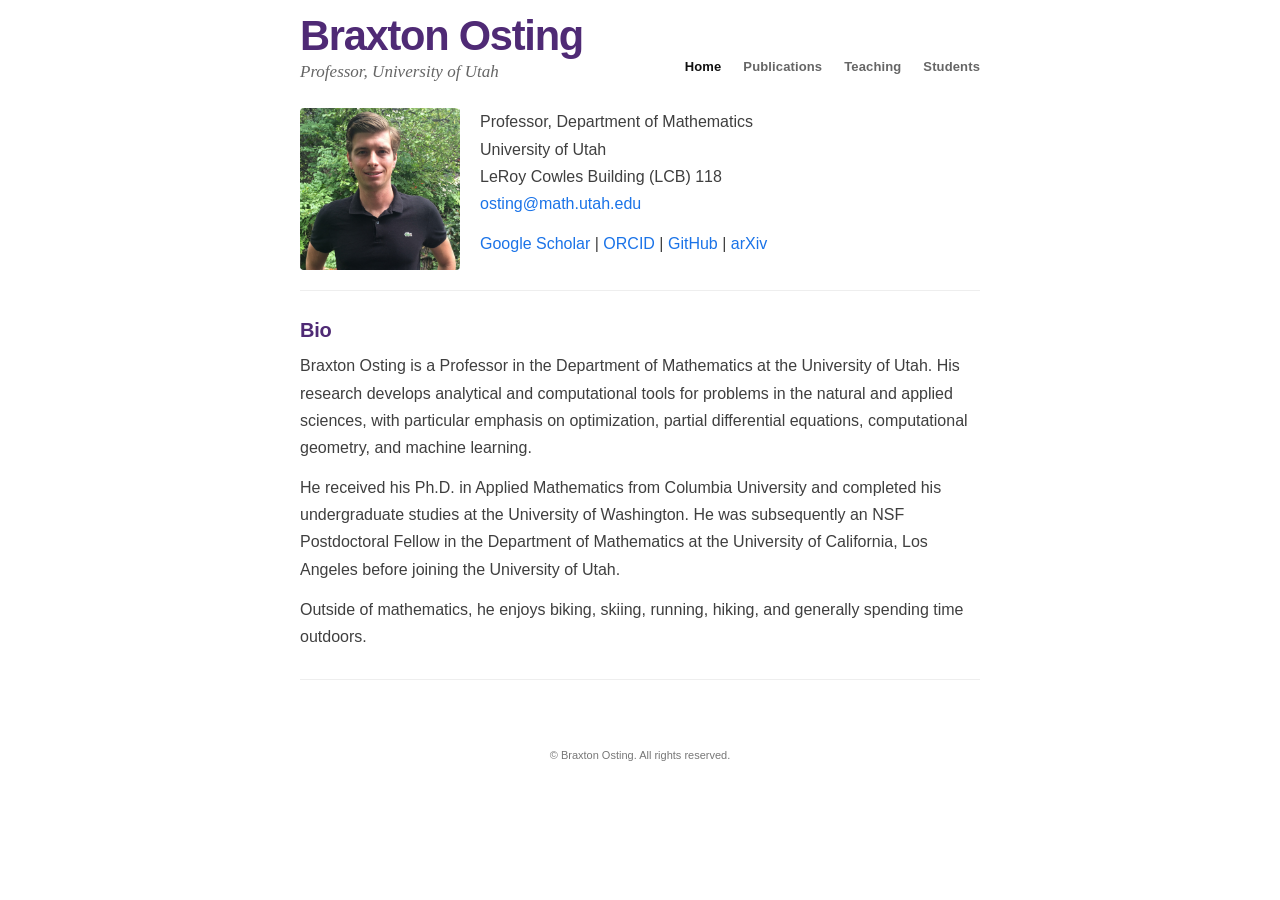
<file: index.html>
<!DOCTYPE html>
<html lang="en">
<head>
<meta charset="utf-8" />
<title>Braxton Osting</title>

<meta name="viewport" content="width=device-width, initial-scale=1" />
<meta name="description" content="Braxton Osting is a Professor of Mathematics at the University of Utah. His research interests include optimization, partial differential equations, computational geometry, and machine learning." />

<link rel="canonical" href="https://braxtonosting.org/" />
<link href="style.css" rel="stylesheet" />

<!-- Google tag (gtag.js) -->
<script async src="https://www.googletagmanager.com/gtag/js?id=G-1E0KVX8L3B"></script>
<script>
window.dataLayer = window.dataLayer || [];
function gtag(){dataLayer.push(arguments);}
gtag('js', new Date());
gtag('config', 'G-1E0KVX8L3B');
</script>

</head>

<body>

<div id="wrapper">

	<!-- Header -->

	<div id="header" class="container">
		<div id="logo">
			<h1><a href="index.html">Braxton Osting</a></h1>
			<p>Professor, University of Utah</p>
		</div>

		<div id="menu">
			<ul>
				<li class="current_page_item"><a href="index.html">Home</a></li>
				<li><a href="pub.html">Publications</a></li>
				<li><a href="teaching.html">Teaching</a></li>
				<li><a href="students.html">Students</a></li>
			</ul>
		</div>
	</div>


	<!-- Page -->

	<div id="page" class="container">
	<div id="content">


	<!-- Top intro (photo + contact) -->

	<div class="post">
	<div class="entry">

	<div class="home-intro">

		<div class="home-photo">
			<img src="pics/braxtonThumb.jpeg"
			     alt="Braxton Osting"
			     class="profile-photo" />
		</div>

		<div class="home-contact">
			<p>
			Professor, Department of Mathematics<br />
			University of Utah<br />
			LeRoy Cowles Building (LCB) 118<br />
			<a href="mailto:osting@math.utah.edu">osting@math.utah.edu</a>
			</p>

			<p>
			<a href="https://scholar.google.com/citations?user=NiE97roAAAAJ&hl=en">Google Scholar</a> |
			<a href="https://orcid.org/0000-0002-4123-9048">ORCID</a> |
			<a href="https://github.com/braxtonosting">GitHub</a> |
			<a href="https://arxiv.org/a/osting_b_1.html">arXiv</a>
			</p>
		</div>

	</div>

	</div>
	</div>


	<!-- Bio -->

	<div class="post">
	<h3 class="title">Bio</h3>

	<div class="entry">

	<p>
	Braxton Osting is a Professor in the Department of Mathematics at the University of Utah. His research develops analytical and computational tools for problems in the natural and applied sciences, with particular emphasis on optimization, partial differential equations, computational geometry, and machine learning.	</p>

	<p>
	He received his Ph.D. in Applied Mathematics from Columbia University and completed his undergraduate studies at the University of Washington. He was subsequently an NSF Postdoctoral Fellow in the Department of Mathematics at the University of California, Los Angeles before joining the University of Utah.	</p>

	<p>
	Outside of mathematics, he enjoys biking, skiing, running, hiking, and generally spending time outdoors.
	</p>

	</div>
	</div>


	</div>
	</div>


</div>


<!-- Footer -->

<div id="footer">
<p>&copy; Braxton Osting. All rights reserved.</p>
</div>


</body>
</html>
</file>
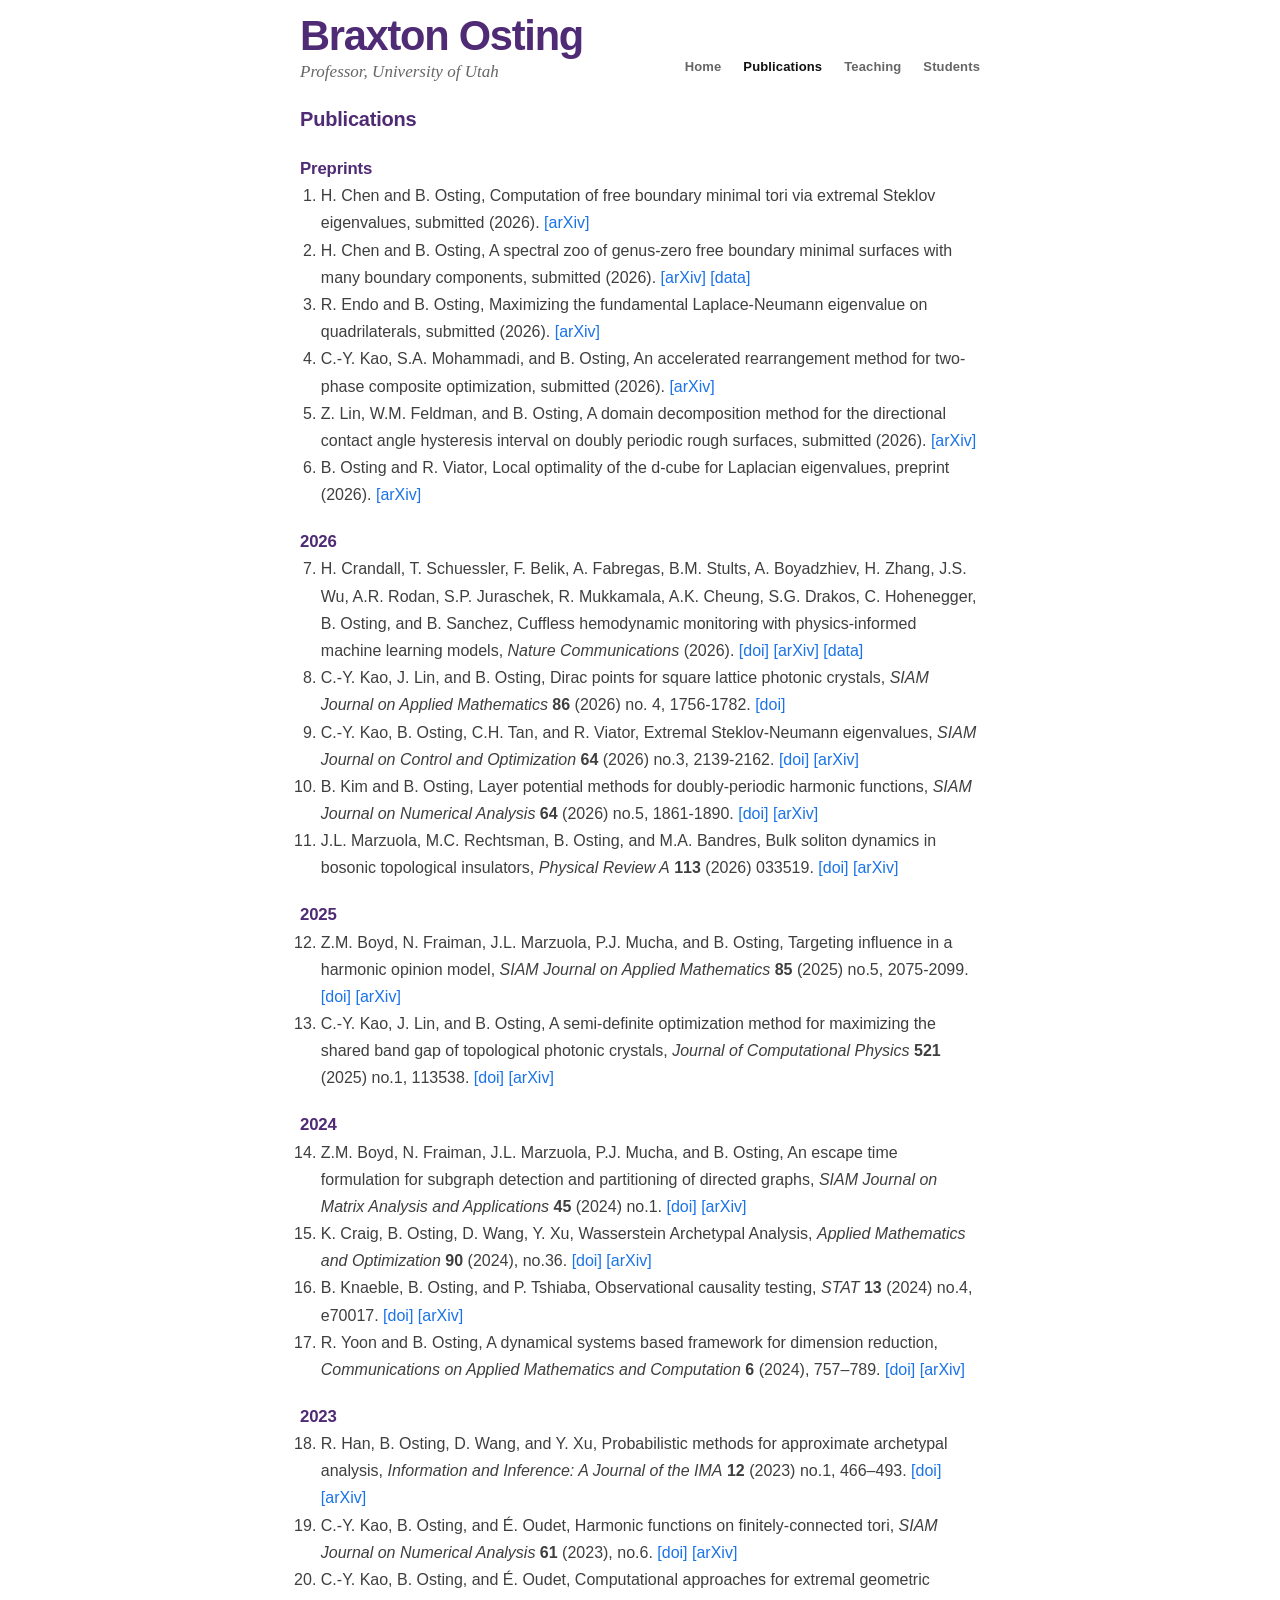
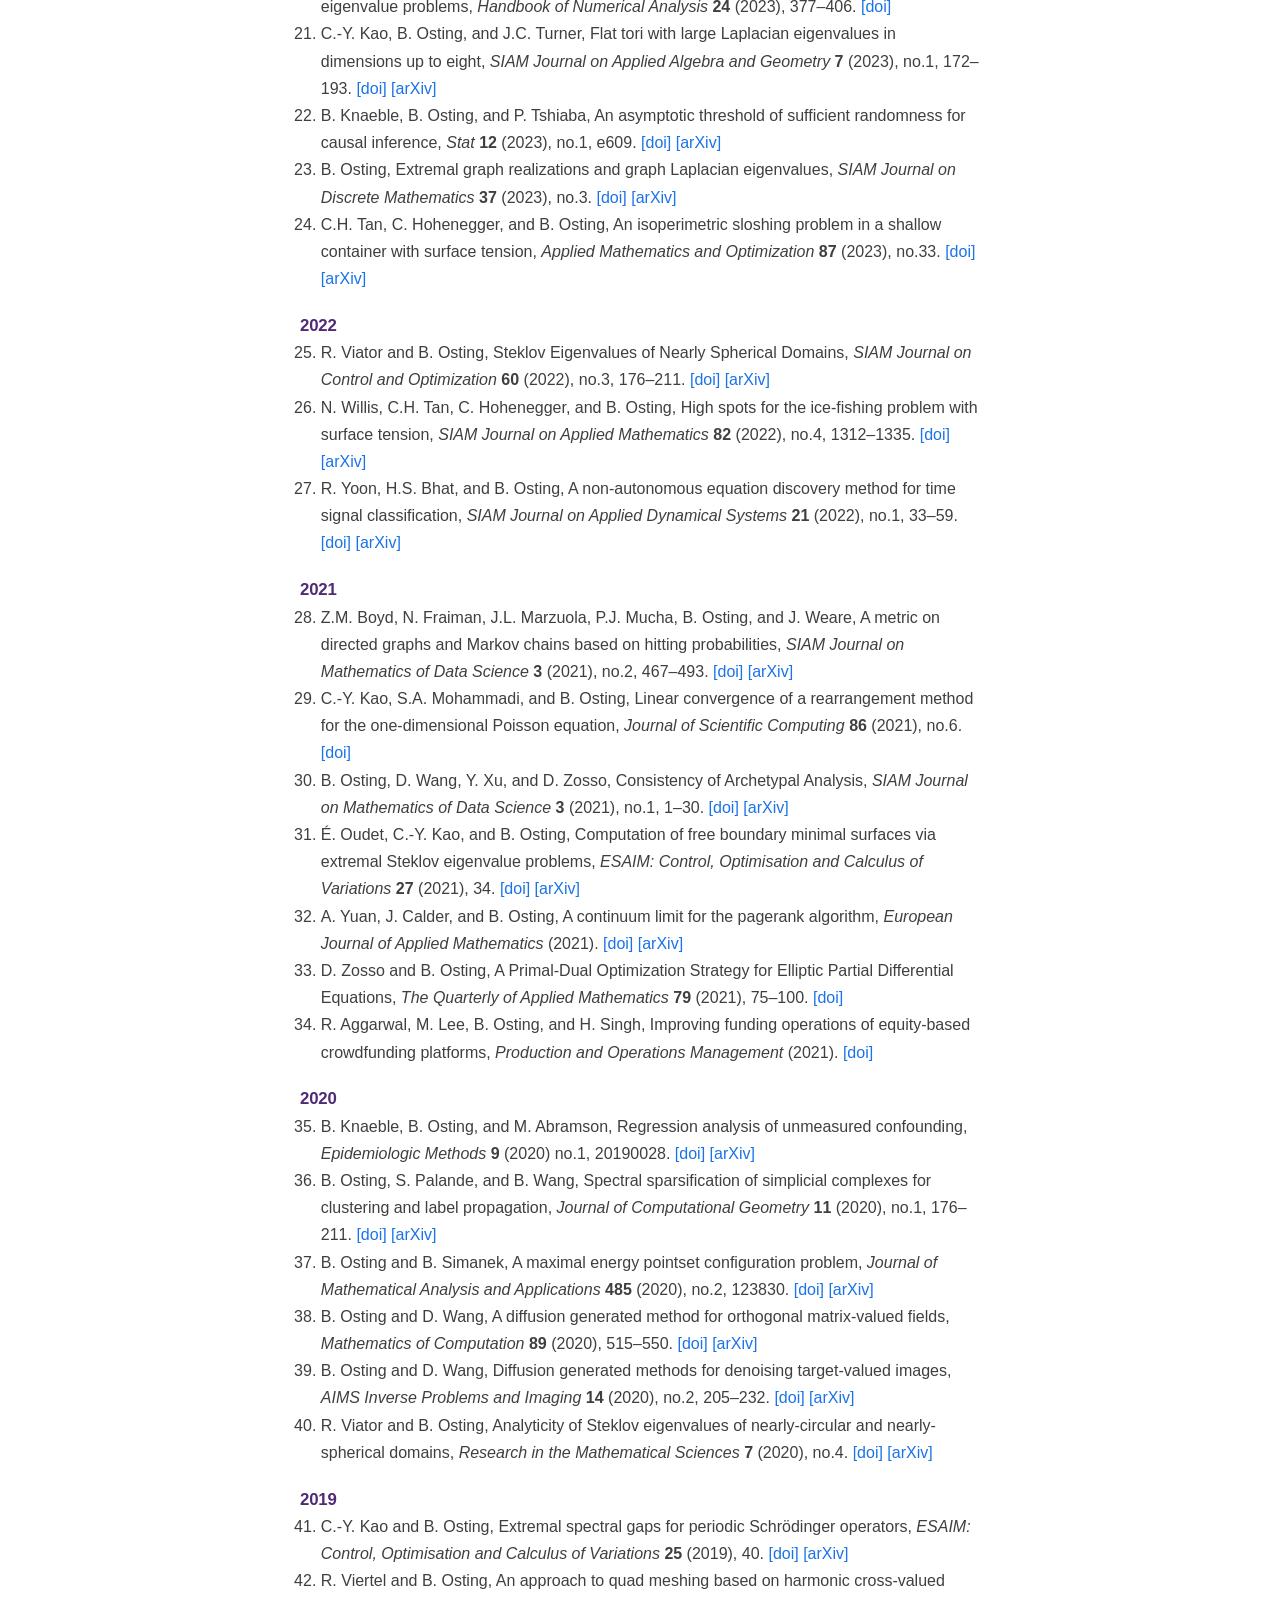
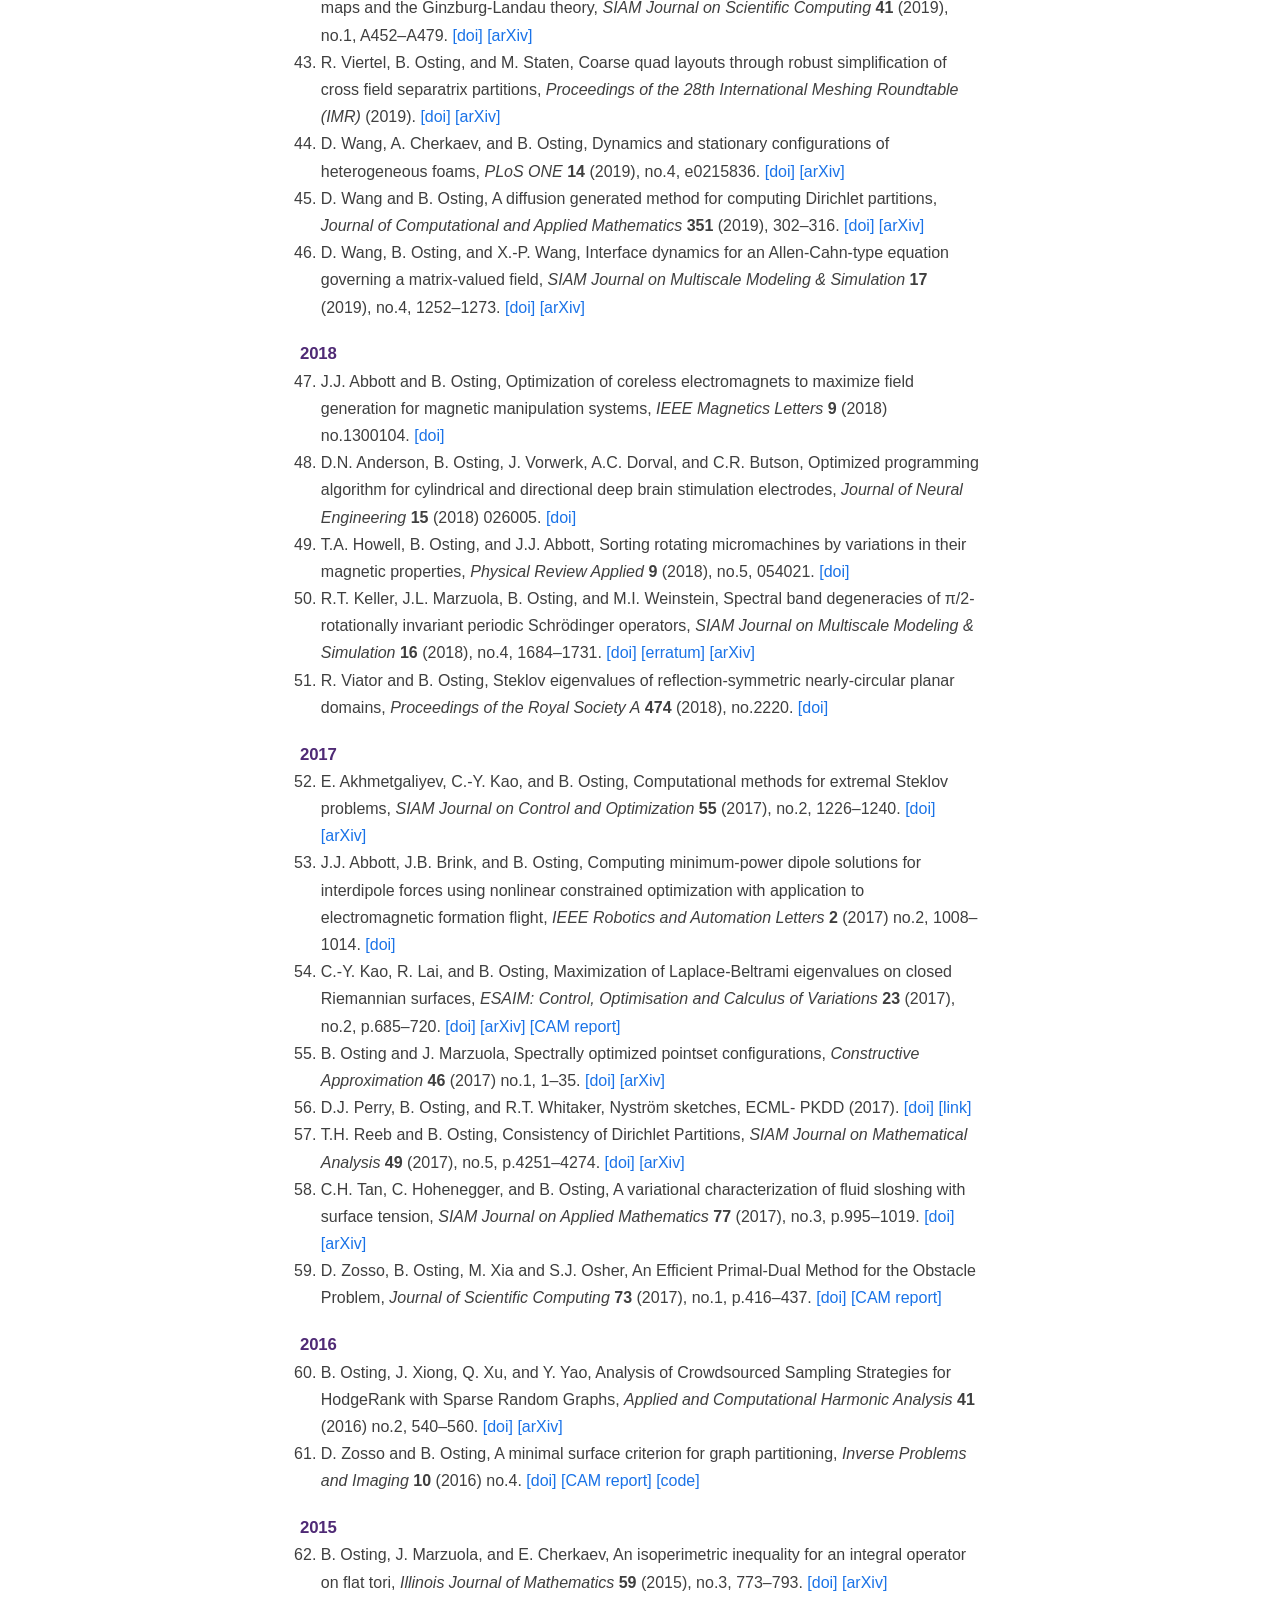
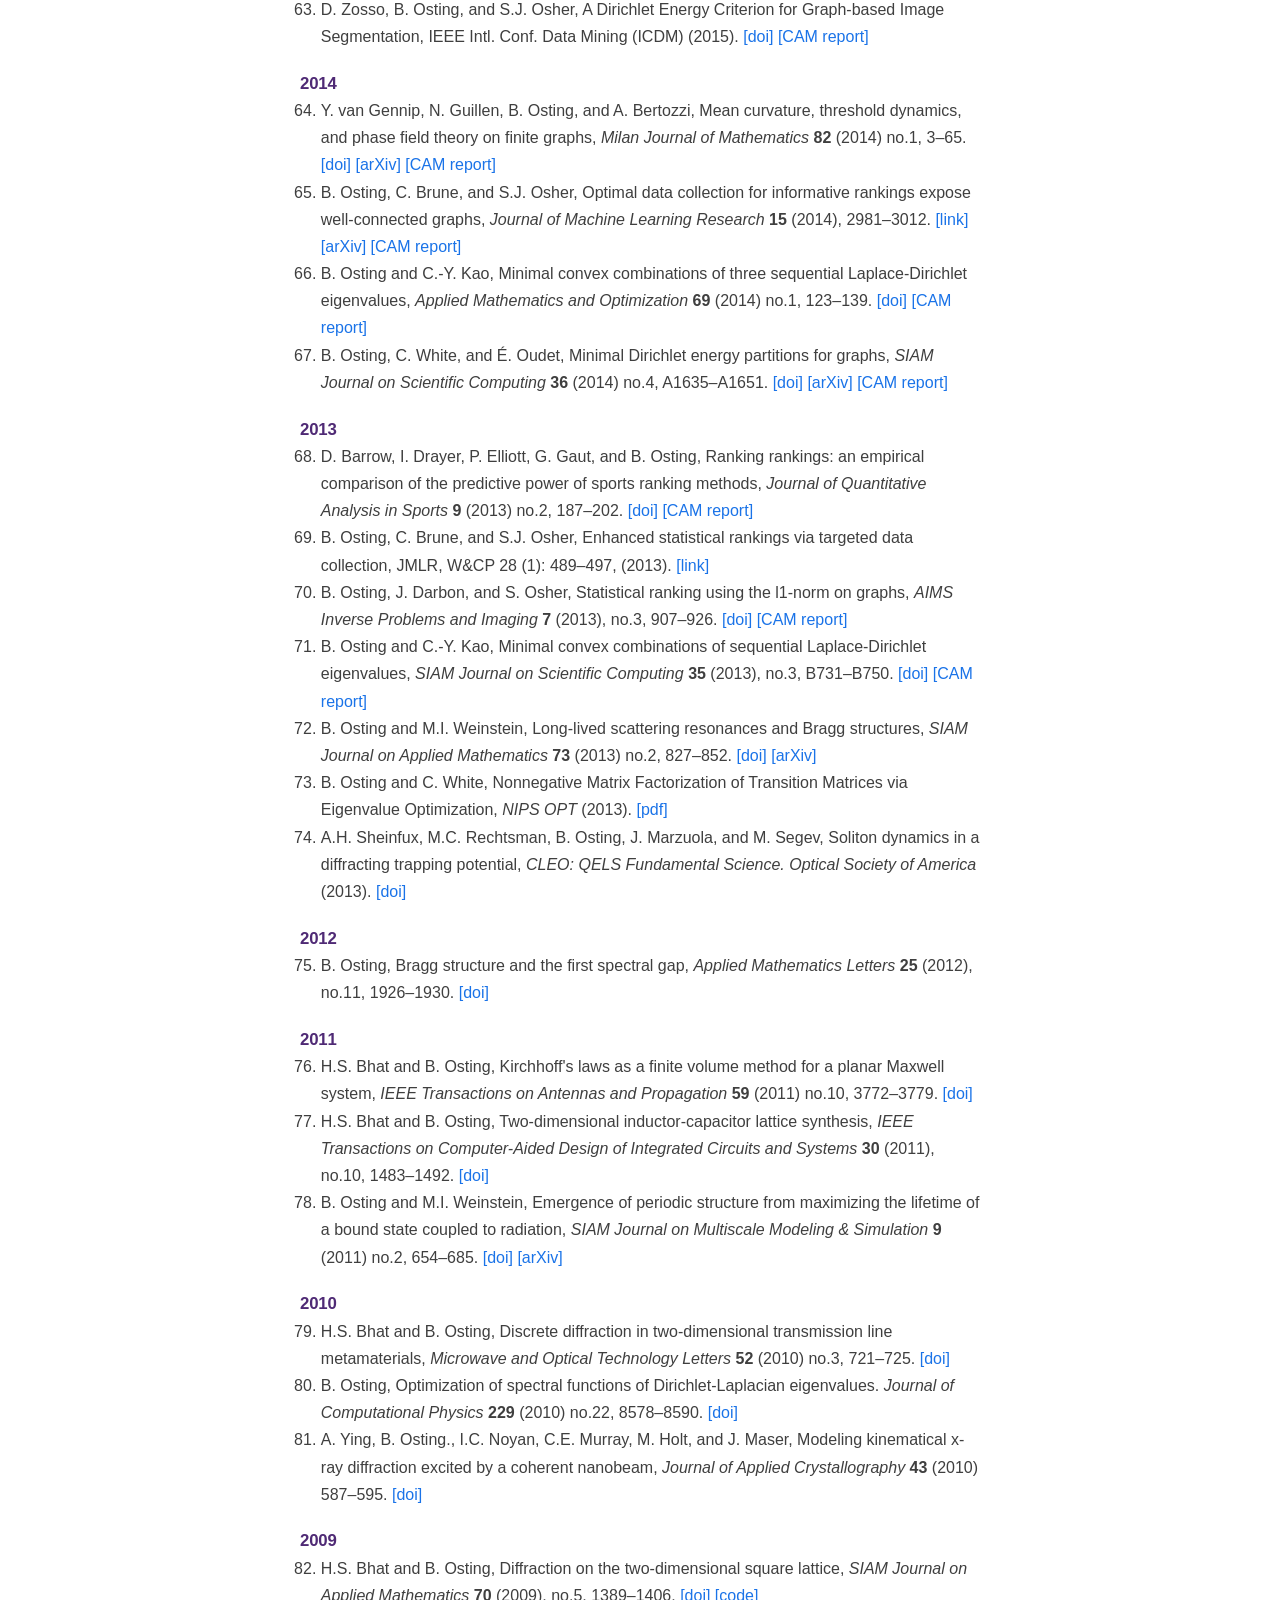
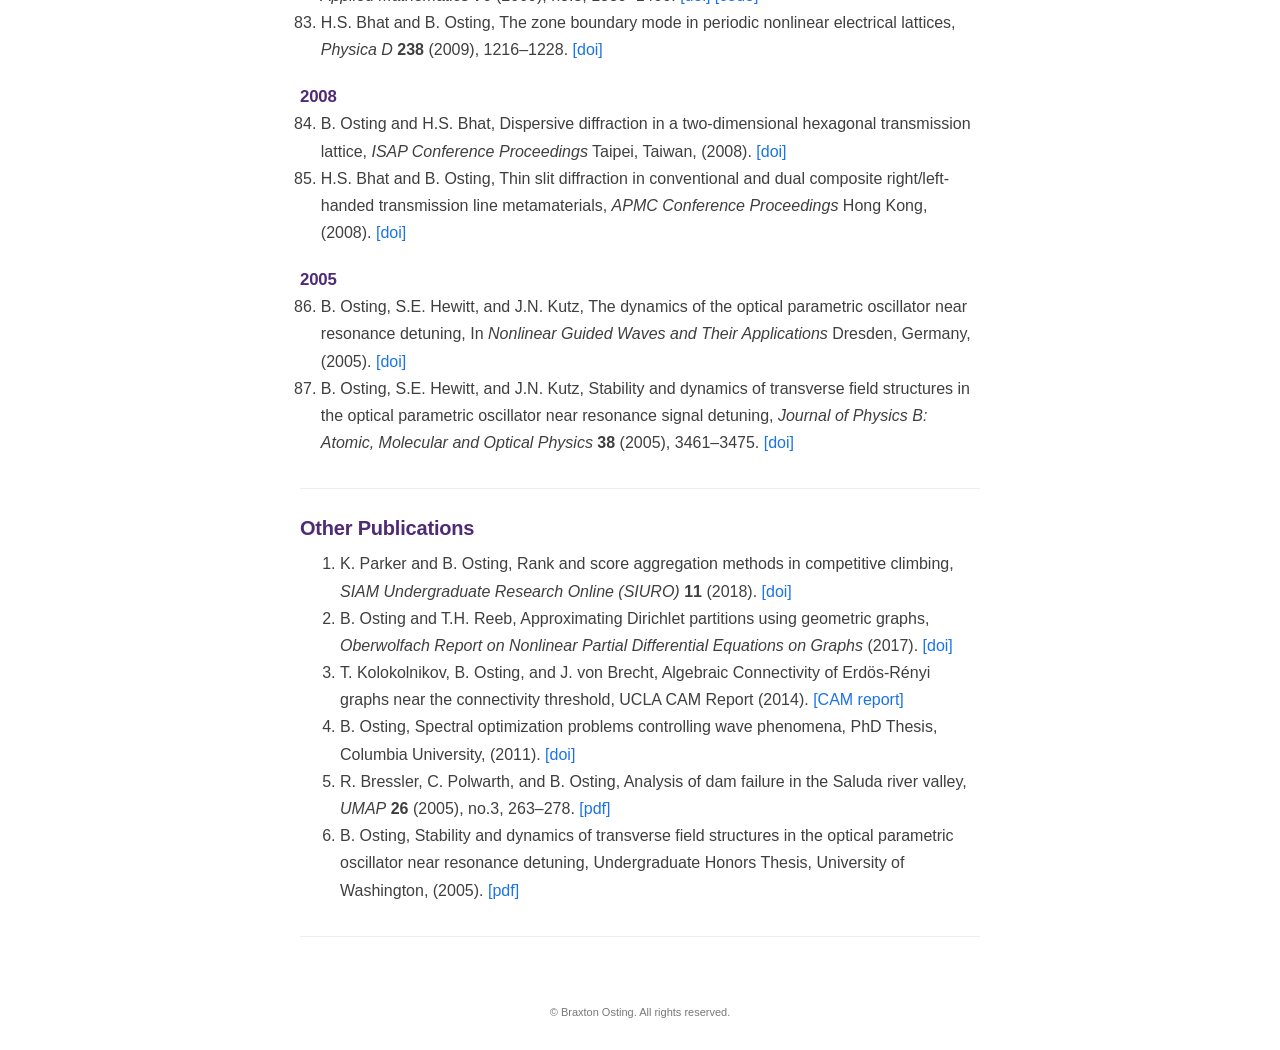
<file: pub.html>
<!DOCTYPE html>
<html lang="en">
<head>
<meta charset="utf-8" />
<meta name="viewport" content="width=device-width, initial-scale=1" />
<meta name="description" content="Publications of Braxton Osting, Professor of Mathematics at the University of Utah." />
<title>Publications | Braxton Osting</title>
<link rel="canonical" href="https://braxtonosting.org/pub.html" />
<link href="style.css" rel="stylesheet" />

<!-- Google tag (gtag.js) -->
<script async src="https://www.googletagmanager.com/gtag/js?id=G-1E0KVX8L3B"></script>
<script>
window.dataLayer = window.dataLayer || [];
function gtag(){dataLayer.push(arguments);}
gtag('js', new Date());
gtag('config', 'G-1E0KVX8L3B');
</script>
</head>

<body>
<div id="wrapper">

	<div id="header" class="container">
		<div id="logo">
			<h1><a href="index.html">Braxton Osting</a></h1>
			<p>Professor, University of Utah</p>
		</div>

		<div id="menu">
			<ul>
				<li><a href="index.html">Home</a></li>
				<li class="current_page_item"><a href="pub.html">Publications</a></li>
				<li><a href="teaching.html">Teaching</a></li>
				<li><a href="students.html">Students</a></li>
			</ul>
		</div>
	</div>

	<div id="page" class="container">
		<div id="content">

			<div class="post">
				<h3 class="title">Publications</h3>
				<div class="entry">

<div class="publications">
	
<!-- preprints -->
<h4>Preprints</h4>

<ol>
<li> 
H. Chen and B. Osting,
Computation of free boundary minimal tori via extremal Steklov eigenvalues,
submitted (2026). 
<a href="https://arxiv.org/abs/2610.25787">[arXiv]</a>
</li>

<li> 
H. Chen and B. Osting,
A spectral zoo of genus-zero free boundary minimal surfaces with many boundary components,
submitted (2026). 
<a href="https://arxiv.org/abs/2611.31936">[arXiv]</a>
<a href="https://github.com/braxtonosting/genus0-fbms-zoo">[data]</a>
</li>

<li>R. Endo and B. Osting, 
Maximizing the fundamental Laplace-Neumann eigenvalue on quadrilaterals, 
submitted (2026). 
<a href="https://arxiv.org/abs/2609.02784">[arXiv]</a>
</li>
	
<li>C.-Y. Kao, S.A. Mohammadi, and B. Osting, 
An accelerated rearrangement method for two-phase composite optimization, 
submitted (2026). 
<a href="https://arxiv.org/abs/2602.21352">[arXiv]</a>	
</li>

<li>Z. Lin, W.M. Feldman, and B. Osting, 
A domain decomposition method for the directional contact angle hysteresis interval on doubly periodic rough surfaces, 
submitted (2026).
<a href="https://arxiv.org/abs/2609.17811">[arXiv]</a>
</li>	

<li>B. Osting and R. Viator, 
Local optimality of the d-cube for Laplacian eigenvalues, 
preprint (2026).
<a href="https://arxiv.org/abs/2610.30463">[arXiv]</a>
</li>	
	
</ol>

<!-- 2026 -->
<h4>2026</h4>
<ol>
<li>H. Crandall, T. Schuessler, F. Belik, 
A. Fabregas, B.M. Stults, A. Boyadzhiev, H. Zhang, J.S. Wu, 
A.R. Rodan, S.P. Juraschek, R. Mukkamala, A.K. Cheung, S.G. Drakos, 
C. Hohenegger, B. Osting, and B. Sanchez, 
Cuffless hemodynamic monitoring with physics-informed machine learning models, 
<i>Nature Communications</i> (2026).
<a href="https://doi.org/10.1038/s41467-026-72693-1">[doi]</a>
<a href="https://arxiv.org/abs/2601.00081">[arXiv]</a>
<a href="https://doi.org/10.13026/zqga-jh51">[data]</a>
</li>
					
<li>C.-Y. Kao, J. Lin, and B. Osting,
Dirac points for square lattice photonic crystals, 
<i>SIAM Journal on Applied Mathematics</i> 
<b>86</b> (2026) no. 4, 1756-1782.
<a href="https://doi.org/10.1137/25M1758052">[doi]</a>
</li>

<li>C.-Y. Kao, B. Osting, C.H. Tan, and R. Viator, 
Extremal Steklov-Neumann eigenvalues, 
<i>SIAM Journal on Control and Optimization</i> 
<b>64</b> (2026) no.3, 2139-2162. 
<a href="https://doi.org/10.1137/25M180069X">[doi]</a>
<a href="https://arxiv.org/abs/2509.15975">[arXiv]</a>
</li>

<li>B. Kim and B. Osting, 
Layer potential methods for doubly-periodic harmonic functions, 
<i>SIAM Journal on Numerical Analysis</i>  
<b>64</b> (2026) no.5, 1861-1890.
<a href="https://doi.org/10.1137/25M1772836">[doi]</a>
<a href="https://arxiv.org/abs/2505.03074">[arXiv]</a>
</li>

<li>J.L. Marzuola, M.C. Rechtsman, B. Osting, and M.A. Bandres,
Bulk soliton dynamics in bosonic topological insulators, 
<i>Physical Review A</i> 
<b>113</b> (2026) 033519.
<a href="https://doi.org/10.1103/xw9f-p2tl">[doi]</a>
<a href="https://arxiv.org/abs/1904.10312">[arXiv]</a>
</li>
</ol>

<!-- 2025 -->
<h4>2025</h4>
<ol>				
<li>Z.M. Boyd, N. Fraiman, J.L. Marzuola, P.J. Mucha, and B. Osting, 
Targeting influence in a harmonic opinion model, 
<i>SIAM Journal on Applied Mathematics</i> 
<b>85</b> (2025) no.5, 2075-2099. 
<a href="https://doi.org/10.1137/24M1697013">[doi]</a>	
<a href="https://arxiv.org/abs/2407.00213">[arXiv]</a>
</li>

<li>C.-Y. Kao, J. Lin, and B. Osting, 
A semi-definite optimization method for maximizing the shared band gap of topological photonic crystals,
<i>Journal of Computational Physics</i> 
<b>521</b> (2025) no.1, 113538. 
<a href="https://doi.org/10.1016/j.jcp.2024.113538">[doi]</a>	
<a href="https://arxiv.org/abs/2407.19699">[arXiv]</a>
</li> 
</ol>

<!-- 2024 -->
<h4>2024</h4>
<ol>				
<li>Z.M. Boyd, N. Fraiman, J.L. Marzuola, P.J. Mucha, and B. Osting, 
An escape time formulation for subgraph detection and partitioning of directed graphs,
<i>SIAM Journal on Matrix Analysis and Applications</i>
<b>45</b> (2024) no.1. 
<a href="https://doi.org/10.1137/23M1553790">[doi]</a>	
<a href="https://arxiv.org/abs/2212.12839">[arXiv]</a>
</li>

<li>K. Craig, B. Osting, D. Wang, Y. Xu, 
Wasserstein Archetypal Analysis, 
<i>Applied Mathematics and Optimization</i> 
<b>90</b> (2024), no.36.
<a href="https://doi.org/10.1007/s00245-024-10175-w">[doi]</a>
<a href="https://arxiv.org/abs/2210.14298">[arXiv]</a>
</li>

<li>B. Knaeble, B. Osting, and P. Tshiaba, 
Observational causality testing, 
<i>STAT</i> 
<b>13</b> (2024) no.4, e70017. 
<a href="https://doi.org/10.1002/sta4.70017">[doi]</a>	
<a href="https://arxiv.org/abs/2309.02621">[arXiv]</a>
</li>

<li>R. Yoon and B. Osting, 
A dynamical systems based framework for dimension reduction, 
<i>Communications on Applied Mathematics and Computation</i> 
<b>6</b> (2024), 757–789. 
<a href="https://doi.org/10.1007/s42967-022-00234-w">[doi]</a>
<a href="https://arxiv.org/abs/2204.08155">[arXiv]</a>
</li>
</ol>
	
<!-- 2023 -->
<h4>2023</h4>						
<ol>
<li>R. Han, B. Osting, D. Wang, and Y. Xu,
Probabilistic methods for approximate archetypal analysis,
<i>Information and Inference: A Journal of the IMA</i> 
<b>12</b> (2023) no.1, 466–493. 
<a href="https://doi.org/10.1093/imaiai/iaac008">[doi]</a>
<a href="https://arxiv.org/abs/2108.05767">[arXiv]</a>
</li>

<li>C.-Y. Kao, B. Osting, and &Eacute;. Oudet, 
Harmonic functions on finitely-connected tori,
<i>SIAM Journal on Numerical Analysis</i> 
<b>61</b> (2023), no.6. 
<a href="https://doi.org/10.1137/23M1569897">[doi]</a>
<a href="https://arxiv.org/abs/2309.12459">[arXiv]</a>
</li>

<li>C.-Y. Kao, B. Osting, and &Eacute;. Oudet, 
Computational approaches for extremal geometric eigenvalue problems, 
<i>Handbook of Numerical Analysis</i> 
<b>24</b> (2023), 377–406.
<a href="https://doi.org/10.1016/bs.hna.2022.08.001">[doi]</a>
</li>


<li>C.-Y. Kao, B. Osting, and J.C. Turner, 
Flat tori with large Laplacian eigenvalues in dimensions up to eight,
<i>SIAM Journal on Applied Algebra and Geometry</i>
<b>7</b> (2023), no.1, 172–193. 
<a href="https://doi.org/10.1137/22M1478823">[doi]</a>
<a href="https://arxiv.org/abs/2202.08351">[arXiv]</a>
</li>

<li>B. Knaeble, B. Osting, and P. Tshiaba, 
An asymptotic threshold of sufficient randomness for causal inference, 
<i>Stat</i> 
<b>12</b> (2023), no.1, e609. 
<a href="https://doi.org/10.1002/sta4.609">[doi]</a> 
<a href="https://arxiv.org/abs/2103.05692">[arXiv]</a> 
</li>

<li>B. Osting, 
Extremal graph realizations and graph Laplacian eigenvalues,
<i>SIAM Journal on Discrete Mathematics</i> 
<b>37</b> (2023), no.3. 
<a href="https://doi.org/10.1137/22M1504421">[doi]</a>
<a href="https://arxiv.org/abs/2206.10010">[arXiv]</a>	
</li>

<li>C.H. Tan, C. Hohenegger, and B. Osting, 
An isoperimetric sloshing problem in a shallow container with surface tension,
<i>Applied Mathematics and Optimization</i> 
<b>87</b> (2023), no.33.
<a href="https://doi.org/10.1007/s00245-022-09936-2">[doi]</a>	
<a href="https://arxiv.org/abs/2111.03766">[arXiv]</a>
</li>
</ol>

<!-- 2022 -->
<h4>2022</h4>
<ol>
<li>R. Viator and B. Osting, 
Steklov Eigenvalues of Nearly Spherical Domains, 
<i>SIAM Journal on Control and Optimization</i> 
<b>60</b> (2022), no.3, 176–211.
<a href="https://doi.org/10.1137/21M1411925">[doi]</a>	
<a href="https://arxiv.org/abs/2104.03380">[arXiv]</a>
</li>

<li>N. Willis, C.H. Tan, C. Hohenegger, and B. Osting, 
High spots for the ice-fishing problem with surface tension, 
<i>SIAM Journal on Applied Mathematics</i>
<b>82</b> (2022), no.4, 1312–1335.
<a href="https://doi.org/10.1137/21M1458879">[doi]</a>	
<a href="https://arxiv.org/abs/2111.10727">[arXiv]</a>
</li>

<li>R. Yoon, H.S. Bhat, and B. Osting, 
A non-autonomous equation discovery method for time signal classification,
<i>SIAM Journal on Applied Dynamical Systems</i> 
<b>21</b> (2022), no.1, 33–59. 
<a href="https://doi.org/10.1137/21M1405216">[doi]</a>
<a href="https://arxiv.org/abs/2011.11096">[arXiv]</a>
</li>
</ol>

<!-- 2021 -->
<h4>2021</h4>
<ol>						
<li>Z.M. Boyd, N. Fraiman, J.L. Marzuola, P.J. Mucha, B. Osting, and J. Weare, 
A metric on directed graphs and Markov chains based on hitting probabilities, 
<i>SIAM Journal on Mathematics of Data Science</i> 
<b>3</b> (2021), no.2, 467–493.
<a href="https://doi.org/10.1137/20M1348315">[doi]</a>	
<a href="https://arxiv.org/abs/2006.14482">[arXiv]</a>
</li>

<li>C.-Y. Kao, S.A. Mohammadi, and B. Osting, 
Linear convergence of a rearrangement method for the one-dimensional Poisson equation, 
<i>Journal of Scientific Computing</i> 
<b>86</b> (2021), no.6.
<a href="https://doi.org/10.1007/s10915-020-01389-5">[doi]</a>
</li>

<li>B. Osting, D. Wang, Y. Xu, and D. Zosso, 
Consistency of Archetypal Analysis,
<i>SIAM Journal on Mathematics of Data Science</i> 
<b>3</b> (2021), no.1, 1–30.
<a href="https://doi.org/10.1137/20M1331792">[doi]</a>	 
<a href="https://arxiv.org/abs/2010.08148">[arXiv]</a>
</li>

<li>&Eacute;. Oudet, C.-Y. Kao, and B. Osting, 
Computation of free boundary minimal surfaces via extremal Steklov eigenvalue problems, 
<i>ESAIM: Control, Optimisation and Calculus of Variations</i> 
<b>27</b> (2021), 34.
<a href="https://doi.org/10.1051/cocv/2021033">[doi]</a>
<a href="https://arxiv.org/abs/2007.15033">[arXiv]</a>
</li>	

<li>A. Yuan, J. Calder, and B. Osting,
A continuum limit for the pagerank algorithm,
<i>European Journal of Applied Mathematics</i> (2021).
<a href="https://doi.org/10.1017/S0956792521000097">[doi]</a>
<a href="https://arxiv.org/abs/2001.08973">[arXiv]</a>
</li>

<li>D. Zosso and B. Osting,
A Primal-Dual Optimization Strategy for Elliptic Partial Differential Equations,
<i>The Quarterly of Applied Mathematics</i> 
<b>79</b> (2021), 75–100.
<a href="https://doi.org/10.1090/qam/1576">[doi]</a>
</li>

<li>R. Aggarwal, M. Lee, B. Osting, and H. Singh,
Improving funding operations of equity-based crowdfunding platforms,
<i>Production and Operations Management</i> (2021).
<a href="https://dx.doi.org/10.1111/poms.13505">[doi]</a>
</li>
</ol>

<!-- 2020 -->
<h4>2020</h4>						
<ol>
<li>B. Knaeble, B. Osting, and M. Abramson,
Regression analysis of unmeasured confounding,
<i>Epidemiologic Methods</i> 
<b>9</b> (2020) no.1, 20190028. 
<a href="https://doi.org/10.1515/em-2019-0028">[doi]</a>
<a href="https://arxiv.org/abs/1908.08596">[arXiv]</a>
</li>

<li>B. Osting, S. Palande, and B. Wang,
Spectral sparsification of simplicial complexes for clustering and label propagation,
<i>Journal of Computational Geometry</i> 
<b>11</b> (2020), no.1, 176–211.
<a href="https://doi.org/10.20382/jocg.v11i1a8">[doi]</a>
<a href="https://arxiv.org/abs/1708.08436">[arXiv]</a>	
</li>

<li>B. Osting and B. Simanek,
A maximal energy pointset configuration problem,
<i>Journal of Mathematical Analysis and Applications</i> 
<b>485</b> (2020), no.2, 123830.
<a href="https://doi.org/10.1016/j.jmaa.2019.123830">[doi]</a>
<a href="https://arxiv.org/abs/1806.07225">[arXiv]</a>
</li>

<li>B. Osting and D. Wang,
A diffusion generated method for orthogonal matrix-valued fields,
<i>Mathematics of Computation</i> 
<b>89</b> (2020), 515–550.
<a href="https://doi.org/10.1090/mcom/3473">[doi]</a>
<a href="https://arxiv.org/abs/1711.01365">[arXiv]</a>
</li>

<li>B. Osting and D. Wang,
Diffusion generated methods for denoising target-valued images,
<i>AIMS Inverse Problems and Imaging</i> 
<b>14</b> (2020), no.2, 205–232. 
<a href="https://doi.org/10.3934/ipi.2020010">[doi]</a>
<a href="https://arxiv.org/abs/1806.06956">[arXiv]</a>
</li>

<li>R. Viator and B. Osting,
Analyticity of Steklov eigenvalues of nearly-circular and nearly-spherical domains,
<i>Research in the Mathematical Sciences</i> 
<b>7</b> (2020), no.4.
<a href="https://doi.org/10.1007/s40687-020-0202-4">[doi]</a>
<a href="https://arxiv.org/abs/1906.05259">[arXiv]</a>
</li>
</ol>

<!-- 2019 -->
<h4>2019</h4>
<ol>
<li>C.-Y. Kao and B. Osting,
Extremal spectral gaps for periodic Schr&ouml;dinger operators,
<i>ESAIM: Control, Optimisation and Calculus of Variations</i> <b>25</b> (2019), 40.
<a href="https://doi.org/10.1051/cocv/2018029">[doi]</a>
<a href="https://arxiv.org/abs/1805.04210">[arXiv]</a>
</li>

<li>R. Viertel and B. Osting,
An approach to quad meshing based on harmonic cross-valued maps and the Ginzburg-Landau theory,
<i>SIAM Journal on Scientific Computing</i> 
<b>41</b> (2019), no.1, A452–A479.
<a href="https://doi.org/10.1137/17M1142703">[doi]</a>
<a href="https://arxiv.org/abs/1708.02316">[arXiv]</a>
</li>

<li>R. Viertel, B. Osting, and M. Staten,
Coarse quad layouts through robust simplification of cross field separatrix partitions,
<i>Proceedings of the 28th International Meshing Roundtable (IMR)</i> (2019).
<a href="https://doi.org/10.5281/zenodo.3653394">[doi]</a>
<a href="https://arxiv.org/abs/1905.09097">[arXiv]</a>
</li>

<li>D. Wang, A. Cherkaev, and B. Osting,
Dynamics and stationary configurations of heterogeneous foams,
<i>PLoS ONE</i> 
<b>14</b> (2019), no.4, e0215836.
<a href="https://doi.org/10.1371/journal.pone.0215836">[doi]</a>
<a href="https://arxiv.org/abs/1811.03570">[arXiv]</a>
</li>

<li>D. Wang and B. Osting,
A diffusion generated method for computing Dirichlet partitions,
<i>Journal of Computational and Applied Mathematics</i> 
<b>351</b> (2019), 302–316.
<a href="https://doi.org/10.1016/j.cam.2018.11.015">[doi]</a>
<a href="https://arxiv.org/abs/1802.02682">[arXiv]</a>
</li>

<li>D. Wang, B. Osting, and X.-P. Wang, 
Interface dynamics for an Allen-Cahn-type equation governing a matrix-valued field,
<i>SIAM Journal on Multiscale Modeling &amp; Simulation</i> 
<b>17</b> (2019), no.4, 1252–1273.
<a href="https://doi.org/10.1137/19M1250595">[doi]</a>
<a href="https://arxiv.org/abs/1906.05985">[arXiv]</a>
</li>
</ol>

<!-- 2018 -->
<h4>2018</h4>
<ol>
<li>J.J. Abbott and B. Osting,
Optimization of coreless electromagnets to maximize field generation for magnetic manipulation systems,
<i>IEEE Magnetics Letters</i> 
<b>9</b> (2018) no.1300104.
<a href="https://doi.org/10.1109/LMAG.2017.2768021">[doi]</a>
</li>

<li>D.N. Anderson, B. Osting, J. Vorwerk, A.C. Dorval, and C.R. Butson,
Optimized programming algorithm for cylindrical and directional deep brain stimulation electrodes,
<i>Journal of Neural Engineering</i> 
<b>15</b> (2018) 026005.
<a href="https://doi.org/10.1088/1741-2552/aaa14b">[doi]</a>
</li>

<li>T.A. Howell, B. Osting, and J.J. Abbott,
Sorting rotating micromachines by variations in their magnetic properties,
<i>Physical Review Applied</i> 
<b>9</b> (2018), no.5, 054021.
<a href="https://doi.org/10.1103/PhysRevApplied.9.054021">[doi]</a>
</li>

<li>R.T. Keller, J.L. Marzuola, B. Osting, and M.I. Weinstein,
Spectral band degeneracies of &pi;/2-rotationally invariant periodic Schr&ouml;dinger operators,
<i>SIAM Journal on Multiscale Modeling &amp; Simulation</i> 
<b>16</b> (2018), no.4, 1684–1731.
<a href="https://doi.org/10.1137/18M1171527">[doi]</a>
<a href="https://doi.org/10.1137/20M1337727">[erratum]</a>
<a href="https://arxiv.org/abs/1802.06812">[arXiv]</a>
</li>

<li>R. Viator and B. Osting,
Steklov eigenvalues of reflection-symmetric nearly-circular planar domains,
<i>Proceedings of the Royal Society A</i> 
<b>474</b> (2018), no.2220.
<a href="https://doi.org/10.1098/rspa.2018.0072">[doi]</a>
</li>
</ol>

<!-- 2017 -->
<h4>2017</h4>
<ol>
<li>E. Akhmetgaliyev, C.-Y. Kao, and B. Osting,
Computational methods for extremal Steklov problems,
<i>SIAM Journal on Control and Optimization</i> 
<b>55</b> (2017), no.2, 1226–1240.
<a href="https://doi.org/10.1137/16M1067263">[doi]</a>
<a href="https://arxiv.org/abs/1601.00605">[arXiv]</a>
</li>


<li>J.J. Abbott, J.B. Brink, and B. Osting,
Computing minimum-power dipole solutions for interdipole forces using nonlinear constrained optimization with application to electromagnetic formation flight,
<i>IEEE Robotics and Automation Letters</i> 
<b>2</b> (2017) no.2, 1008–1014.
<a href="https://doi.org/10.1109/LRA.2017.2658727">[doi]</a>
</li>

 <li>C.-Y. Kao, R. Lai, and B. Osting,
Maximization of Laplace-Beltrami eigenvalues on closed Riemannian surfaces,
<i>ESAIM: Control, Optimisation and Calculus of Variations</i>
<b>23</b> (2017), no.2, p.685–720.
<a href="https://doi.org/10.1051/cocv/2016008">[doi]</a>
<a href="https://arxiv.org/abs/1405.4944">[arXiv]</a>
<a href="https://ww3.math.ucla.edu/camreport/cam14-42.pdf">[CAM report]</a>
</li>

<li>B. Osting and J. Marzuola,
Spectrally optimized pointset configurations,
<i>Constructive Approximation</i> 
<b>46</b> (2017) no.1, 1–35.
<a href="https://doi.org/10.1007/s00365-017-9365-7">[doi]</a>
<a href="https://arxiv.org/abs/1511.01185">[arXiv]</a>
</li>

<li>D.J. Perry, B. Osting, and R.T. Whitaker,
Nystr&ouml;m sketches,
ECML- PKDD (2017).
<a href="https://doi.org/10.1007/978-3-319-71249-9_26">[doi]</a>
<a href="http://ecmlpkdd2017.ijs.si/papers/paperID542.pdf">[link]</a>
</li>

<li>T.H. Reeb and B. Osting,
Consistency of Dirichlet Partitions,
<i>SIAM Journal on Mathematical Analysis</i>
<b>49</b> (2017), no.5, p.4251–4274.
<a href="https://doi.org/10.1137/16M1098309">[doi]</a>
<a href="https://arxiv.org/abs/1708.05472">[arXiv]</a>
</li>

<li>C.H. Tan, C. Hohenegger, and B. Osting,
A variational characterization of fluid sloshing with surface tension,
<i>SIAM Journal on Applied Mathematics</i> 
<b>77</b> (2017), no.3, p.995–1019.
<a href="https://doi.org/10.1137/16M1104330">[doi]</a>
<a href="https://arxiv.org/abs/1706.00142">[arXiv]</a>
</li>

<li>D. Zosso, B. Osting, M. Xia and S.J. Osher,
An Efficient Primal-Dual Method for the Obstacle Problem,
<i>Journal of Scientific Computing</i> 
<b>73</b> (2017), no.1, p.416–437.
<a href="https://doi.org/10.1007/s10915-017-0420-0">[doi]</a>
<a href="https://ww3.math.ucla.edu/camreport/cam15-48.pdf">[CAM report]</a>
</li>
</ol>
	
<!-- 2016 -->
<h4>2016</h4>
<ol>
<li>B. Osting, J. Xiong, Q. Xu, and Y. Yao,
Analysis of Crowdsourced Sampling Strategies for HodgeRank with Sparse Random Graphs,
<i>Applied and Computational Harmonic Analysis</i> 
<b>41</b> (2016) no.2, 540–560.
<a href="https://doi.org/10.1016/j.acha.2016.03.007">[doi]</a>
<a href="https://arxiv.org/abs/1503.00164">[arXiv]</a>
</li>

<li>D. Zosso and B. Osting,
A minimal surface criterion for graph partitioning,
<i>Inverse Problems and Imaging</i> 
<b>10</b> (2016) no.4.
<a href="https://doi.org/10.3934/ipi.2016036">[doi]</a>
<a href="https://ww3.math.ucla.edu/camreport/cam15-42.pdf">[CAM report]</a>
<a href="https://www.mathworks.com/matlabcentral/fileexchange/60142-minimalsurfacepartitioning">[code]</a>
</li>
</ol>

<!-- 2015 -->
<h4>2015</h4>
<ol>
<li>B. Osting, J. Marzuola, and E. Cherkaev,
An isoperimetric inequality for an integral operator on flat tori,
<i>Illinois Journal of Mathematics</i> 
<b>59</b> (2015), no.3, 773–793.
<a href="https://doi.org/10.1215/ijm/1475266407">[doi]</a>
<a href="https://arxiv.org/abs/1510.08410">[arXiv]</a>
</li>

<li>D. Zosso, B. Osting, and S.J. Osher,
	A Dirichlet Energy Criterion for Graph-based Image Segmentation,
	IEEE Intl. Conf. Data Mining (ICDM) (2015).
<a href="https://doi.org/10.1109/ICDMW.2015.112">[doi]</a>
<a href="https://ww3.math.ucla.edu/camreport/cam15-49.pdf">[CAM report]</a>
</li>
</ol>

<!-- 2014 -->
<h4>2014</h4>
<ol>
<li>Y. van Gennip, N. Guillen, B. Osting, and A. Bertozzi,
Mean curvature, threshold dynamics, and phase field theory on finite graphs,
<i>Milan Journal of Mathematics</i>
<b>82</b> (2014) no.1, 3–65.
<a href="https://doi.org/10.1007/s00032-014-0216-8">[doi]</a>
<a href="https://arxiv.org/abs/1307.0045">[arXiv]</a>
<a href="https://ww3.math.ucla.edu/camreport/cam13-42.pdf">[CAM report]</a>
</li>

<li>B. Osting, C. Brune, and S.J. Osher,
Optimal data collection for informative rankings expose well-connected graphs,
<i>Journal of Machine Learning Research</i> 
<b>15</b> (2014), 2981–3012.
<a href="http://www.jmlr.org/papers/v15/osting14a.html">[link]</a>
<a href="https://arxiv.org/abs/1207.6430">[arXiv]</a>
<a href="https://ww3.math.ucla.edu/camreport/cam12-32.pdf">[CAM report]</a>
</li>

<li>B. Osting and C.-Y. Kao,
Minimal convex combinations of three sequential Laplace-Dirichlet eigenvalues, 
<i>Applied Mathematics and Optimization</i> 
<b>69</b> (2014) no.1, 123–139.
<a href="https://doi.org/10.1007/s00245-013-9219-z">[doi]</a>
<a href="https://ww3.math.ucla.edu/camreport/cam12-69.pdf">[CAM report]</a>
</li>

<li>B. Osting, C. White, and &Eacute;. Oudet, 
Minimal Dirichlet energy partitions for graphs, 
<i>SIAM Journal on Scientific Computing</i> 
<b>36</b> (2014) no.4, A1635–A1651.
<a href="https://doi.org/10.1137/130934568">[doi]</a>
<a href="https://arxiv.org/abs/1308.4915">[arXiv]</a>
<a href="https://ww3.math.ucla.edu/camreport/cam13-46.pdf">[CAM report]</a>
</li>
</ol>

<!-- 2013 -->
<h4>2013</h4>
<ol>
<li>D. Barrow, I. Drayer, P. Elliott, G. Gaut, and B. Osting,
Ranking rankings: an empirical comparison of the predictive power of sports ranking methods,
<i>Journal of Quantitative Analysis in Sports</i>
<b>9</b> (2013) no.2, 187–202.
<a href="https://doi.org/10.1515/jqas-2013-0013">[doi]</a>
<a href="https://ww3.math.ucla.edu/camreport/cam13-08.pdf">[CAM report]</a>
</li>

<li>B. Osting, C. Brune, and S.J. Osher,
Enhanced statistical rankings via targeted data collection,
JMLR, W&CP 28 (1): 489–497, (2013).
<a href="https://jmlr.csail.mit.edu/proceedings/papers/v28/osting13.html">[link]</a>
</li>

<li>B. Osting, J. Darbon, and S. Osher,
Statistical ranking using the l1-norm on graphs,
<i>AIMS Inverse Problems and Imaging</i>
<b>7</b> (2013), no.3, 907–926.
<a href="https://doi.org/10.3934/ipi.2013.7.907">[doi]</a>
<a href="https://ww3.math.ucla.edu/camreport/cam12-07.pdf">[CAM report]</a>
</li>

<li>B. Osting and C.-Y. Kao,
Minimal convex combinations of sequential Laplace-Dirichlet eigenvalues,
<i>SIAM Journal on Scientific Computing</i>
<b>35</b> (2013), no.3, B731–B750.
<a href="https://doi.org/10.1137/120881865">[doi]</a>
<a href="https://ww3.math.ucla.edu/camreport/cam12-68.pdf">[CAM report]</a>
</li>

<li>B. Osting and M.I. Weinstein,
Long-lived scattering resonances and Bragg structures,
<i>SIAM Journal on Applied Mathematics</i> 
<b>73</b> (2013) no.2, 827–852.
<a href="https://doi.org/10.1137/110856228">[doi]</a>
<a href="https://arxiv.org/abs/1301.3600">[arXiv]</a>
</li>

<li>B. Osting and C. White, 
Nonnegative Matrix Factorization of Transition Matrices via Eigenvalue Optimization, 
<i>NIPS OPT</i> (2013).
<a href="http://opt.kyb.tuebingen.mpg.de/papers/opt2013_submission_3.pdf">[pdf]</a>
</li>

<li>A.H. Sheinfux, M.C. Rechtsman, B. Osting, J. Marzuola, and M. Segev, 
Soliton dynamics in a diffracting trapping potential,
<i>CLEO: QELS Fundamental Science. Optical Society of America</i> (2013).
<a href="https://doi.org/10.1364/CLEO_QELS.2013.QM3E.7">[doi]</a>
</li>
</ol>

<!-- 2012 -->
<h4>2012</h4>
<ol>
<li>B. Osting,
Bragg structure and the first spectral gap,
<i>Applied Mathematics Letters</i>
<b>25</b> (2012), no.11, 1926–1930.
<a href="https://doi.org/10.1016/j.aml.2012.03.002">[doi]</a>
</li>
</ol>

<!-- 2011 -->
<h4>2011</h4>
<ol>
<li>H.S. Bhat and B. Osting,
Kirchhoff's laws as a finite volume method for a planar Maxwell system,
<i>IEEE Transactions on Antennas and Propagation</i>
<b>59</b> (2011) no.10, 3772–3779.
<a href="https://doi.org/10.1109/TAP.2011.2163787">[doi]</a>
</li>

<li>H.S. Bhat and B. Osting,
Two-dimensional inductor-capacitor lattice synthesis,
<i>IEEE Transactions on Computer-Aided Design of Integrated Circuits and Systems</i>
<b>30</b> (2011), no.10, 1483–1492.
<a href="https://doi.org/10.1109/TCAD.2011.2159605">[doi]</a>
</li>

<li>B. Osting and M.I. Weinstein,
Emergence of periodic structure from maximizing the lifetime of a bound state coupled to radiation,
<i>SIAM Journal on Multiscale Modeling &amp; Simulation</i>
<b>9</b> (2011) no.2, 654–685.
<a href="https://doi.org/10.1137/100813221">[doi]</a>
<a href="https://arxiv.org/abs/1010.5746">[arXiv]</a>
</li>
</ol>

<!-- 2010 -->
<h4>2010</h4>
<ol>
<li>H.S. Bhat and B. Osting,
Discrete diffraction in two-dimensional transmission line metamaterials,
<i>Microwave and Optical Technology Letters</i>
<b>52</b> (2010) no.3, 721–725.
<a href="https://doi.org/10.1002/mop.24991">[doi]</a>
</li>

<li>B. Osting,
Optimization of spectral functions of Dirichlet-Laplacian eigenvalues.
<i>Journal of Computational Physics</i>
<b>229</b> (2010) no.22, 8578–8590.
<a href="https://doi.org/10.1016/j.jcp.2010.07.040">[doi]</a>
</li>

<li>A. Ying, B. Osting., I.C. Noyan, C.E. Murray, M. Holt, and J. Maser,
Modeling kinematical x-ray diffraction excited by a coherent nanobeam,
<i>Journal of Applied Crystallography</i>
<b>43</b> (2010) 587–595.
<a href="https://doi.org/10.1107/S0021889810008459">[doi]</a>
</li>
</ol>

<!-- 2009 -->
<h4>2009</h4>
<ol>
<li>H.S. Bhat and B. Osting,
Diffraction on the two-dimensional square lattice,
<i>SIAM Journal on Applied Mathematics</i>
<b>70</b> (2009), no.5, 1389–1406.
<a href="https://doi.org/10.1137/080735345">[doi]</a>
<a href="https://academiccommons.columbia.edu/catalog/ac:131612">[code]</a>
</li>

<li>H.S. Bhat and B. Osting,
The zone boundary mode in periodic nonlinear electrical lattices,
<i>Physica D</i>
<b>238</b> (2009), 1216–1228.
<a href="https://doi.org/10.1016/j.physd.2009.04.009">[doi]</a>
</li>
</ol>

<!-- 2008 -->
<h4>2008</h4>
<ol>
<li>B. Osting and H.S. Bhat,
Dispersive diffraction in a two-dimensional hexagonal transmission lattice,
<i>ISAP Conference Proceedings</i>
Taipei, Taiwan, (2008).
<a href="https://doi.org/10.34385/proc.35.3B10-3">[doi]</a>
</li>

<li>H.S. Bhat and B. Osting,
Thin slit diffraction in conventional and dual composite right/left-handed transmission line metamaterials,
<i>APMC Conference Proceedings</i>
Hong Kong, (2008).
<a href="https://doi.org/10.1109/APMC.2008.4958670">[doi]</a>
</li>
</ol>

<!-- 2005 -->
<h4>2005</h4>
<ol>
<li>B. Osting, S.E. Hewitt, and J.N. Kutz,
The dynamics of the optical parametric oscillator near resonance detuning,
In <i>Nonlinear Guided Waves and Their Applications</i>
Dresden, Germany, (2005).
<a href="https://doi.org/10.1364/NLGW.2005.WD5">[doi]</a>
</li>

<li>B. Osting, S.E. Hewitt, and J.N. Kutz,
Stability and dynamics of transverse field structures in the optical parametric oscillator near resonance signal detuning,
<i>Journal of Physics B: Atomic, Molecular and Optical Physics</i>
<b>38</b> (2005), 3461–3475.
<a href="https://doi.org/10.1088/0953-4075/38/19/001">[doi]</a>
</li>

</ol>
</div>

				</div>
			</div>

			<div class="post">
				<h3 class="title">Other Publications</h3>
				<div class="entry">
					<ol>

<li>
K. Parker and B. Osting, Rank and score aggregation methods in competitive climbing, 
<i>SIAM Undergraduate Research Online (SIURO)</i> 
<b>11</b> (2018).
<a href="https://doi.org/10.1137/17S01594X">[doi]</a>
</li>

<li>B. Osting and T.H. Reeb, Approximating Dirichlet partitions using geometric graphs, 
<i>Oberwolfach Report on Nonlinear Partial Differential Equations on Graphs</i> (2017).
<a href="https://doi.org/10.4171/OWR/2017/29">[doi]</a>
</li>

<li>T. Kolokolnikov, B. Osting, and J. von Brecht, Algebraic Connectivity of Erd&ouml;s-R&eacute;nyi graphs near the connectivity threshold, UCLA CAM Report (2014).
<a href="https://ww3.math.ucla.edu/camreport/cam16-14.pdf">[CAM report]</a>
</li>

<li>B. Osting,
Spectral optimization problems controlling wave phenomena,
PhD Thesis, Columbia University, (2011).
<a href="https://doi.org/10.7916/D8SX6M6W">[doi]</a>
</li>

<li>R. Bressler, C. Polwarth, and B. Osting,
Analysis of dam failure in the Saluda river valley,
<i>UMAP</i>
<b>26</b> (2005), no.3, 263–278.
<a href="pub/BrPoOs2005.pdf">[pdf]</a>
</li>

<li>B. Osting,
Stability and dynamics of transverse field structures in the optical parametric oscillator near resonance detuning,
Undergraduate Honors Thesis, University of Washington, (2005).
<a href="pub/Osting_undergrad_thesis.pdf">[pdf]</a>
</li>

					</ol>
				</div>
			</div>

		</div>
	</div>
</div>

<div id="footer">
	<p>&copy; Braxton Osting. All rights reserved.</p>
</div>
</body>
</html>
</file>
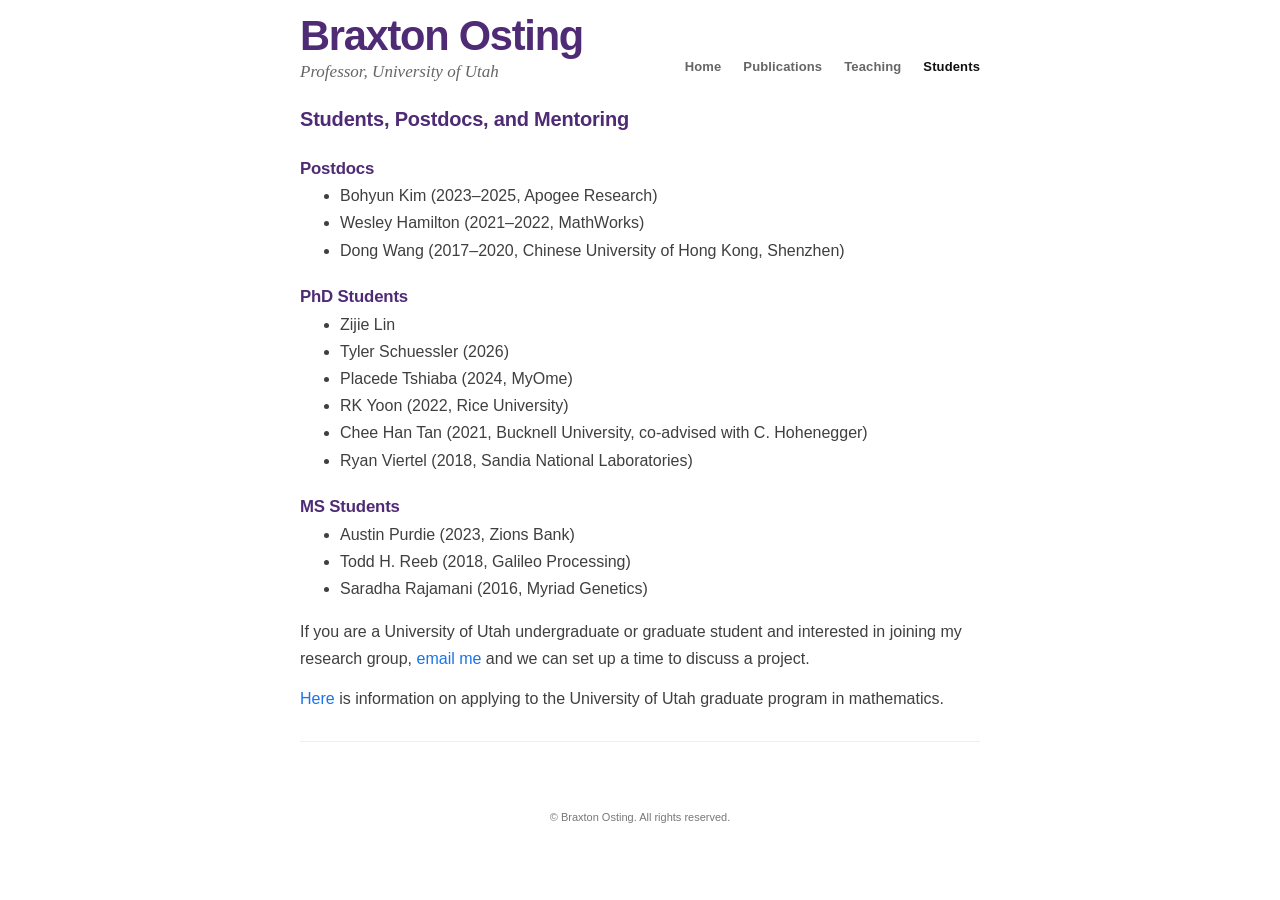
<file: students.html>
<!DOCTYPE html>
<html lang="en">
<head>
<meta charset="utf-8" />
<meta name="viewport" content="width=device-width, initial-scale=1" />
<meta name="description" content="Students, postdocs, and mentoring information for Braxton Osting, Professor of Mathematics at the University of Utah." />
<title>Students | Braxton Osting</title>
<link rel="canonical" href="https://braxtonosting.org/students.html" />
<link href="style.css" rel="stylesheet" />

<!-- Google tag (gtag.js) -->
<script async src="https://www.googletagmanager.com/gtag/js?id=G-1E0KVX8L3B"></script>
<script>
window.dataLayer = window.dataLayer || [];
function gtag(){dataLayer.push(arguments);}
gtag('js', new Date());
gtag('config', 'G-1E0KVX8L3B');
</script>
</head>

<body>
<div id="wrapper">

	<div id="header" class="container">
		<div id="logo">
			<h1><a href="index.html">Braxton Osting</a></h1>
			<p>Professor, University of Utah</p>
		</div>

		<div id="menu">
			<ul>
				<li><a href="index.html">Home</a></li>
				<li><a href="pub.html">Publications</a></li>
				<li><a href="teaching.html">Teaching</a></li>
				<li class="current_page_item"><a href="students.html">Students</a></li>
			</ul>
		</div>
	</div>

	<div id="page" class="container">
		<div id="content">

			<div class="post">
				<h3 class="title">Students, Postdocs, and Mentoring</h3>
				<div class="entry">

				    <h4>Postdocs</h4>					
					<ul>
						<li>Bohyun Kim (2023–2025, Apogee Research)</li>
						<li>Wesley Hamilton (2021–2022, MathWorks)</li>
						<li>Dong Wang (2017–2020, Chinese University of Hong Kong, Shenzhen)</li>
					</ul>

					
					<h4>PhD Students</h4>
					<ul>
						<li>Zijie Lin</li>
						<li>Tyler Schuessler (2026)</li>
						<li>Placede Tshiaba (2024, MyOme)</li>
						<li>RK Yoon (2022, Rice University)</li>
						<li>Chee Han Tan (2021, Bucknell University, co-advised with C. Hohenegger)</li>
						<li>Ryan Viertel (2018, Sandia National Laboratories)</li>
					</ul>
					<h4>MS Students</h4>
					<ul>
						<li>Austin Purdie (2023, Zions Bank)</li>
						<li>Todd H. Reeb (2018, Galileo Processing)</li>
						<li>Saradha Rajamani (2016, Myriad Genetics)</li>
					</ul>

					<p>
					If you are a University of Utah undergraduate or graduate student and interested in joining my research group, <a href="mailto:osting@math.utah.edu">email me</a> and we can set up a time to discuss a project.
					</p>

					<p>
					<a href="https://www.math.utah.edu/graduate/index.php">Here</a> is information on applying to the University of Utah graduate program in mathematics.
					</p>

				</div>
			</div>

		</div>
	</div>
</div>

<div id="footer">
	<p>&copy; Braxton Osting. All rights reserved.</p>
</div>
</body>
</html>
</file>
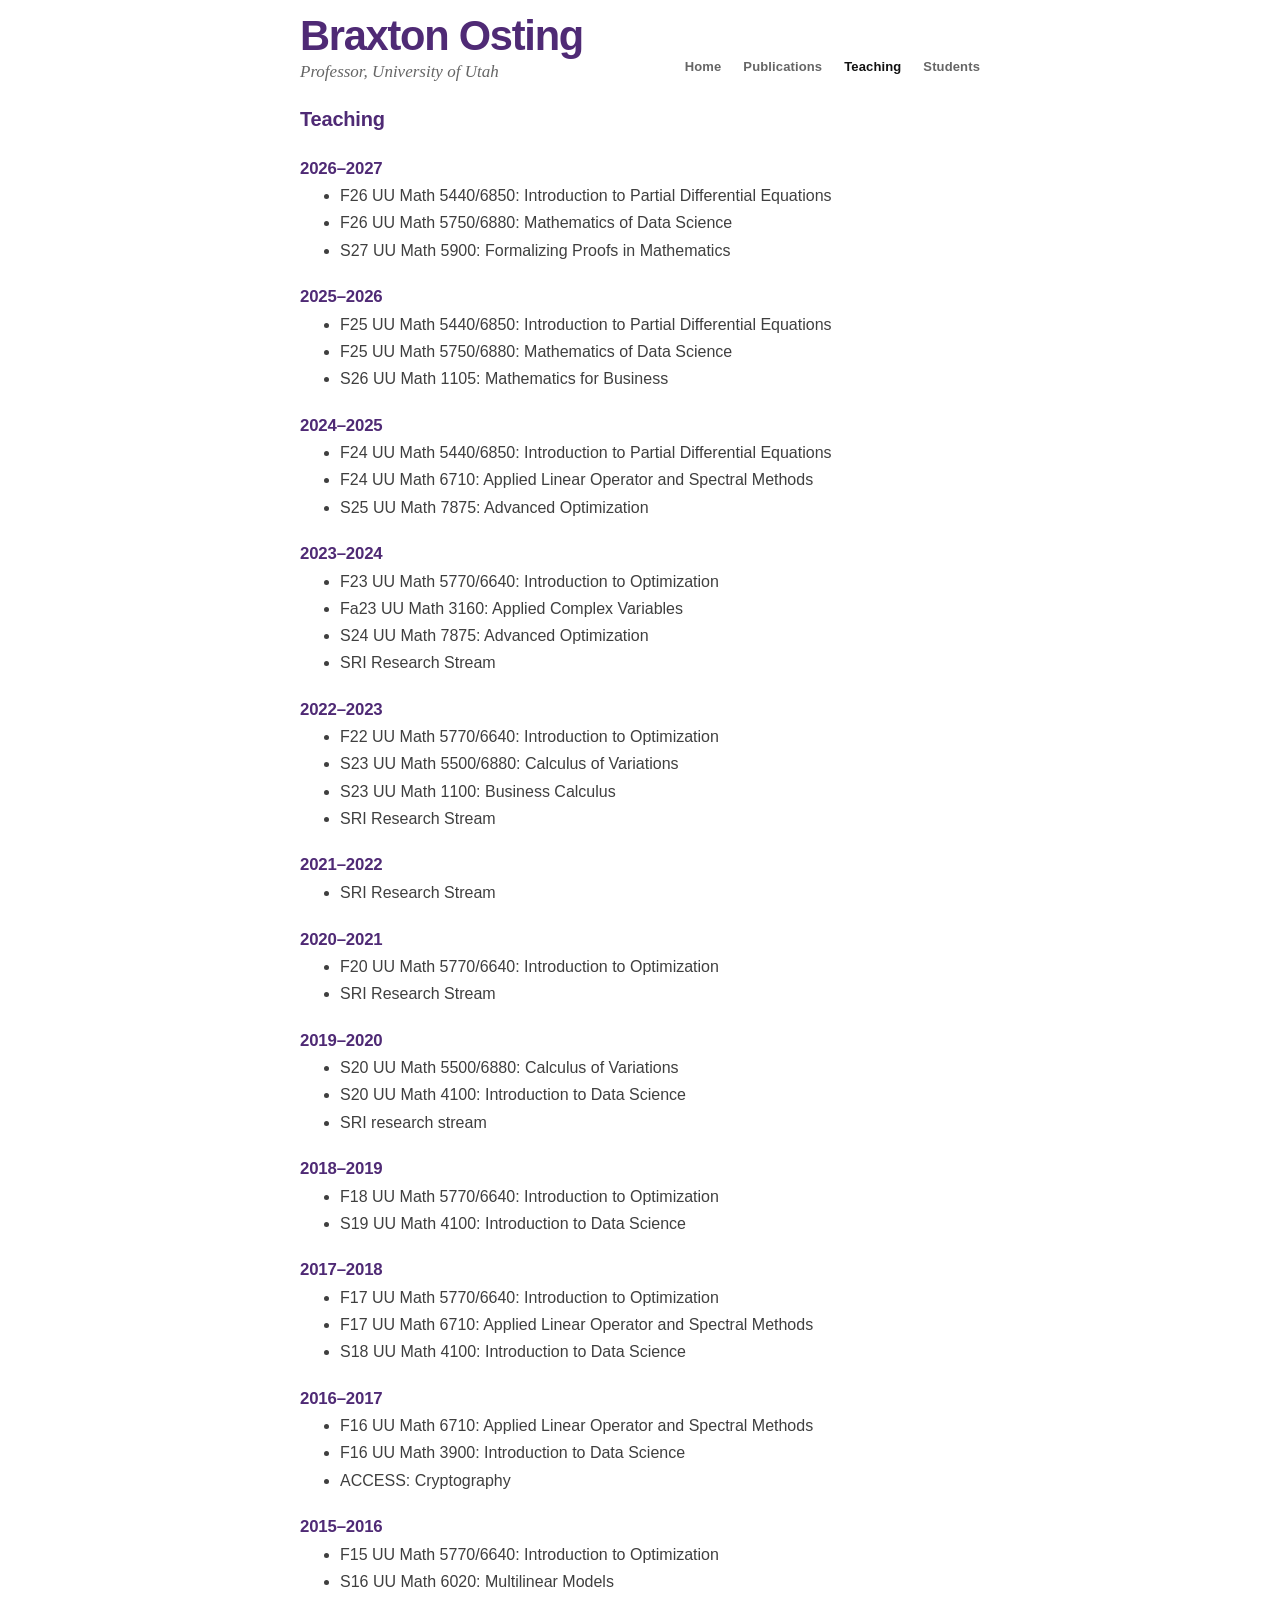
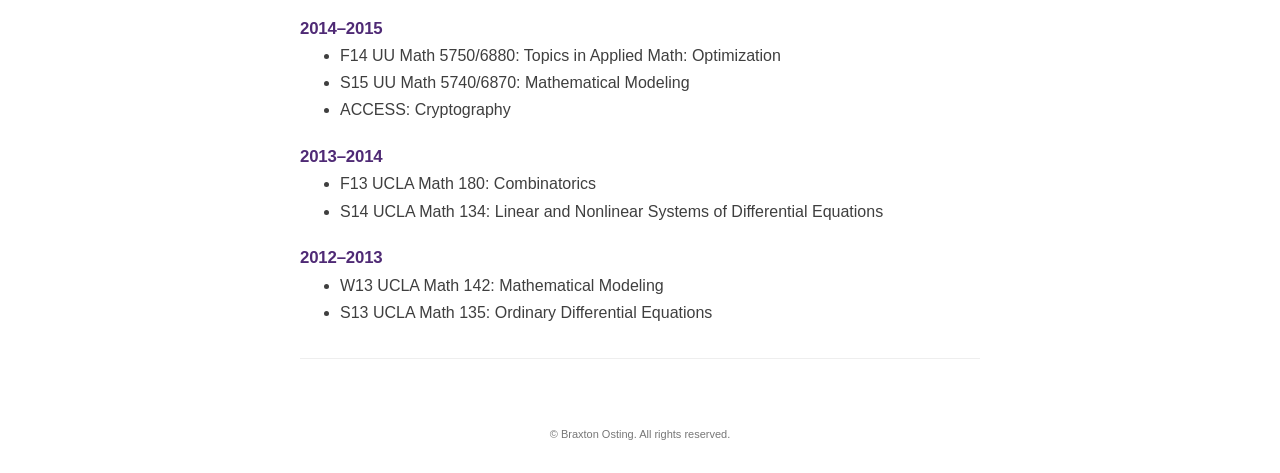
<file: teaching.html>
<!DOCTYPE html>
<html lang="en">
<head>
<meta charset="utf-8" />
<meta name="viewport" content="width=device-width, initial-scale=1" />
<meta name="description" content="Teaching by Braxton Osting, Professor of Mathematics at the University of Utah." />
<title>Teaching | Braxton Osting</title>
<link rel="canonical" href="https://braxtonosting.org/teaching.html" />
<link href="style.css" rel="stylesheet" />

<!-- Google tag (gtag.js) -->
<script async src="https://www.googletagmanager.com/gtag/js?id=G-1E0KVX8L3B"></script>
<script>
window.dataLayer = window.dataLayer || [];
function gtag(){dataLayer.push(arguments);}
gtag('js', new Date());
gtag('config', 'G-1E0KVX8L3B');
</script>
</head>

<body>
<div id="wrapper">

	<div id="header" class="container">
		<div id="logo">
			<h1><a href="index.html">Braxton Osting</a></h1>
			<p>Professor, University of Utah</p>
		</div>

		<div id="menu">
			<ul>
				<li><a href="index.html">Home</a></li>
				<li><a href="pub.html">Publications</a></li>
				<li class="current_page_item"><a href="teaching.html">Teaching</a></li>
				<li><a href="students.html">Students</a></li>
			</ul>
		</div>
	</div>

	<div id="page" class="container">
		<div id="content">

			<div class="post">
				<h3 class="title">Teaching</h3>
				<div class="entry">
					
					<h4>2026–2027</h4>
					<ul>
						<li>F26 UU Math 5440/6850: Introduction to Partial Differential Equations</li>
						<li>F26 UU Math 5750/6880: Mathematics of Data Science</li>
						<li>S27 UU Math 5900: Formalizing Proofs in Mathematics</li>
					</ul>

					<h4>2025–2026</h4>
					<ul>
						<li>F25 UU Math 5440/6850: Introduction to Partial Differential Equations</li>
						<li>F25 UU Math 5750/6880: Mathematics of Data Science</li>
						<li>S26 UU Math 1105: Mathematics for Business</li>
					</ul>
					
					<h4>2024–2025</h4>
					<ul>
						<li>F24 UU Math 5440/6850: Introduction to Partial Differential Equations</li>
						<li>F24 UU Math 6710: Applied Linear Operator and Spectral Methods</li>
						<li>S25 UU Math 7875: Advanced Optimization</li>
					</ul>
					
					<h4>2023–2024</h4>
					<ul>
						<li>F23 UU Math 5770/6640: Introduction to Optimization</li>
						<li>Fa23 UU Math 3160: Applied Complex Variables</li>
						<li>S24 UU Math 7875: Advanced Optimization</li>
						<li>SRI Research Stream</li>
					</ul>
					
					<h4>2022–2023</h4>
					<ul>
						<li>F22 UU Math 5770/6640: Introduction to Optimization</li>
						<li>S23 UU Math 5500/6880: Calculus of Variations</li>
						<li>S23 UU Math 1100: Business Calculus</li>
						<li>SRI Research Stream</li>
					</ul>
					
					<h4>2021–2022</h4>
					<ul>
						<li>SRI Research Stream</li>
					</ul>
					
					<h4>2020–2021</h4>
					<ul>
						<li>F20 UU Math 5770/6640: Introduction to Optimization</li>
						<li>SRI Research Stream</li>
					</ul>
					
					<h4>2019–2020</h4>
					<ul>
						<li>S20 UU Math 5500/6880: Calculus of Variations</li>
						<li>S20 UU Math 4100: Introduction to Data Science</li>
						<li>SRI research stream</li>
					</ul>
					
					<h4>2018–2019</h4>
					<ul>
						<li>F18 UU Math 5770/6640: Introduction to Optimization</li>
						<li>S19 UU Math 4100: Introduction to Data Science</li>
					</ul>
					
					<h4>2017–2018</h4>
					<ul>
						<li>F17 UU Math 5770/6640: Introduction to Optimization</li>
						<li>F17 UU Math 6710: Applied Linear Operator and Spectral Methods</li>
						<li>S18 UU Math 4100: Introduction to Data Science</li>
					</ul>
					
					<h4>2016–2017</h4>
					<ul>
						<li>F16 UU Math 6710: Applied Linear Operator and Spectral Methods</li>
						<li>F16 UU Math 3900: Introduction to Data Science</li>
						<li>ACCESS: Cryptography</li>
					</ul>
					
					<h4>2015–2016</h4>
					<ul>
						<li>F15 UU Math 5770/6640: Introduction to Optimization</li>
						<li>S16 UU Math 6020: Multilinear Models</li>
					</ul>
					
					<h4>2014–2015</h4>
					<ul>
						<li>F14 UU Math 5750/6880: Topics in Applied Math: Optimization</li>
						<li>S15 UU Math 5740/6870: Mathematical Modeling</li>
						<li>ACCESS: Cryptography</li>
					</ul>
					
					<h4>2013–2014</h4>
					<ul>
						<li>F13 UCLA Math 180: Combinatorics</li>
						<li>S14 UCLA Math 134: Linear and Nonlinear Systems of Differential Equations</li>
					</ul>
					
					<h4>2012–2013</h4>
					<ul>
						<li>W13 UCLA Math 142: Mathematical Modeling</li>
						<li>S13 UCLA Math 135: Ordinary Differential Equations</li>
					</ul>

				</div>
			</div>

		</div>
	</div>
</div>

<div id="footer">
	<p>&copy; Braxton Osting. All rights reserved.</p>
</div>
</body>
</html>
</file>
<file: style.css>
:root {
	--content-width: 680px;
}

body {
	margin: 0;
	padding: 0;
	background: #ffffff;
	font-family: -apple-system, BlinkMacSystemFont, "Segoe UI", Roboto, Helvetica, Arial, sans-serif;
	font-size: 16px;
	color: #3f3f3f;
}

h1, h2, h3, h4{
	margin: 0;
	padding: 0;
	font-weight: 600;
	color: #4f2a75;
	letter-spacing: -0.01em;
}

h1 { font-size: 2.5em; }
h2 { font-size: 2em; }
h3 { font-size: 1.25em; }
h4 {font-size: 1.05em;
	margin-top: 1.4em;
    margin-bottom: 0.2em;
}

p, ul, ol {
	margin-top: 0;
	line-height: 1.7;
}

ul {
    margin-top: 0.2em;
    margin-bottom: 1em;
}

h4 + ol {
    margin-left: 0;
    padding-left: 1.2em;
}

a {
	text-decoration: none;
	color: #1a73e8;
}

a:hover {
	text-decoration: underline;
}

#wrapper {
	margin: 0 auto;
	padding: 0;
}

.container {
	max-width: var(--content-width);
	margin: 0;
}


.publications {
	counter-reset: pub;
}

.publications ol {
	list-style: none;
	padding-left: 1.3em;
}

.publications li {
	counter-increment: pub;
}

.publications li::marker {
	content: counter(pub) ". ";
}

/* Header */

#header {
	max-width: var(--content-width);
	margin: 0 auto;
	padding: 12px 0 6px 0;
	display: flex;
	align-items: flex-end;
	gap: 15px;
}

/* Logo */

#logo {
	margin: 0;
	padding: 0;
	color: #000000;
	flex: 1;
}

#logo h1 {
	padding: 0;
	margin-bottom: 2px;
	letter-spacing: -0.03em;
	font-size: 2.6em;
	font-weight: 650;
}

#logo p {
	margin: 0;
	padding: 0;
	font-family: Georgia, "Times New Roman", Times, serif;
	font-size: 17px;
	font-style: italic;
	color: #666666;
	line-height: 1.2;
}

#logo p a {
	color: #666666;
}

#logo a {
	border: none;
	background: none;
	text-decoration: none;
	color: #4f2a75;
}

/* Menu */

#menu {
	margin: 0;
	padding: 0 0 3px 0;
}

#menu ul {
	margin: 0;
	padding: 0;
	list-style: none;
	display: flex;
	gap: 22px;
}

#menu li {
	margin: 0;
}

#menu a {
	text-decoration: none;
	font-size: 13px;
	font-weight: 600;
	letter-spacing: 0.01em;
	color: #666666;
	transition: color 0.15s ease;
}

#menu a:hover,
#menu .current_page_item a {
	color: #111111;
}

/* Page */

#page {
	max-width: var(--content-width);
	margin: 0 auto;
	padding: 20px 0;
}

/* Content */

#content {
	max-width: var(--content-width);
	margin: 0 auto;
}

.post {
	margin-bottom: 28px;
	border-bottom: 1px solid #eeeeee;
}

.post .title {
	padding: 0 0 4px 0;
	margin-bottom: 6px;
}

.post .entry {
	padding: 0 0 16px 0;
	text-align: left;
}

.post .entry p {
	margin-bottom: 0.8em;
}

/* Home intro (photo + contact) */

.home-intro {
	display: flex;
	align-items: flex-start;
	gap: 20px;
}

.home-photo {
	flex: 0 0 auto;
}

.profile-photo {
	width: 160px;
	max-width: 100%;
	height: auto;
	border-radius: 4px;
}

.home-contact {
	flex: 1;
}

/* Footer */

#footer {
	max-width: var(--content-width);
	margin: 0 auto;
	padding: 18px 0;
}

#footer p {
	text-align: center;
	font-size: 11px;
	color: #777777;
}

/* Tablet */

@media (max-width: 800px) {

#header {
	display: block;
	padding: 15px 0 8px 0;
}

#logo {
	margin-bottom: 10px;
}

#menu ul {
	flex-wrap: wrap;
	gap: 12px 18px;
}

}

/* Mobile */

@media (max-width: 700px) {

.home-intro {
	display: block;
}

.profile-photo {
	width: 130px;
	margin-bottom: 15px;
}

}

@media (max-width: 600px) {

body {
	font-size: 15px;
}

#logo h1 {
	font-size: 2em;
}

#menu ul {
	display: block;
}

#menu li {
	margin-bottom: 8px;
}

}
</file>
